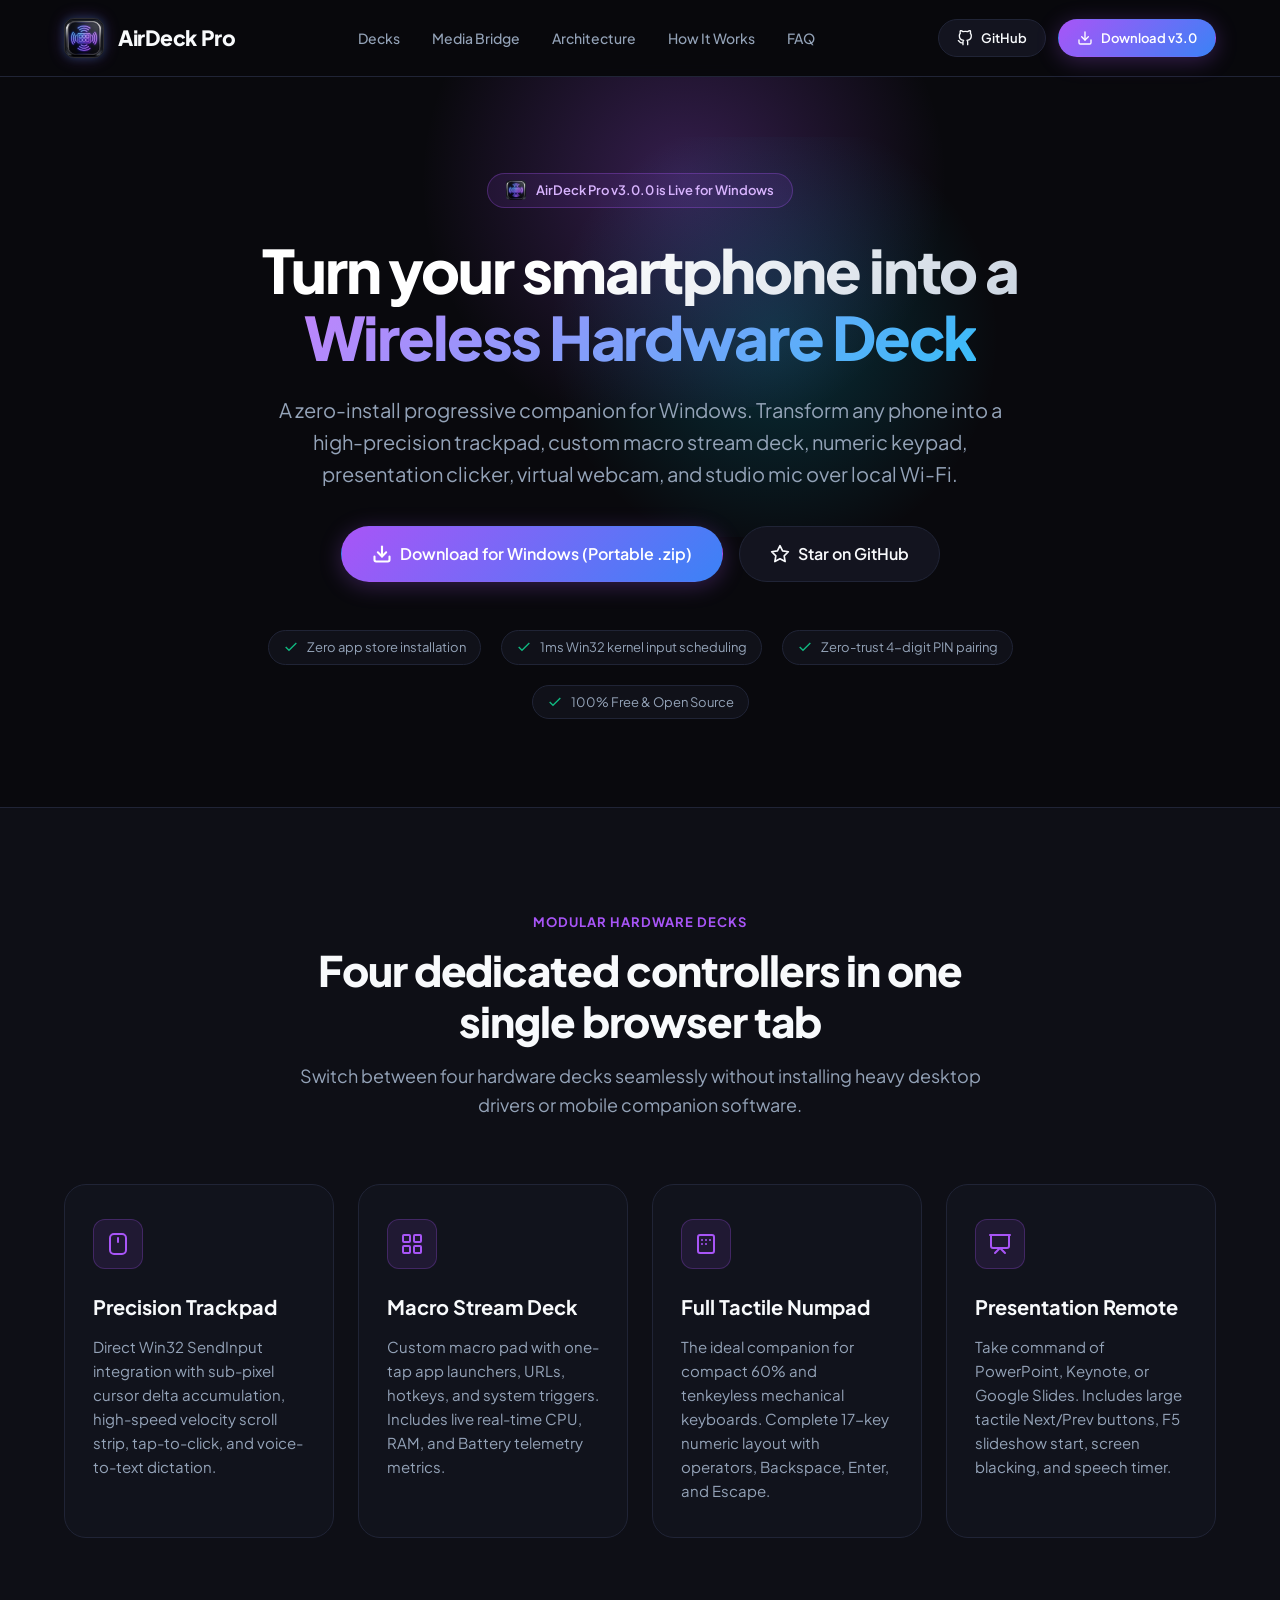
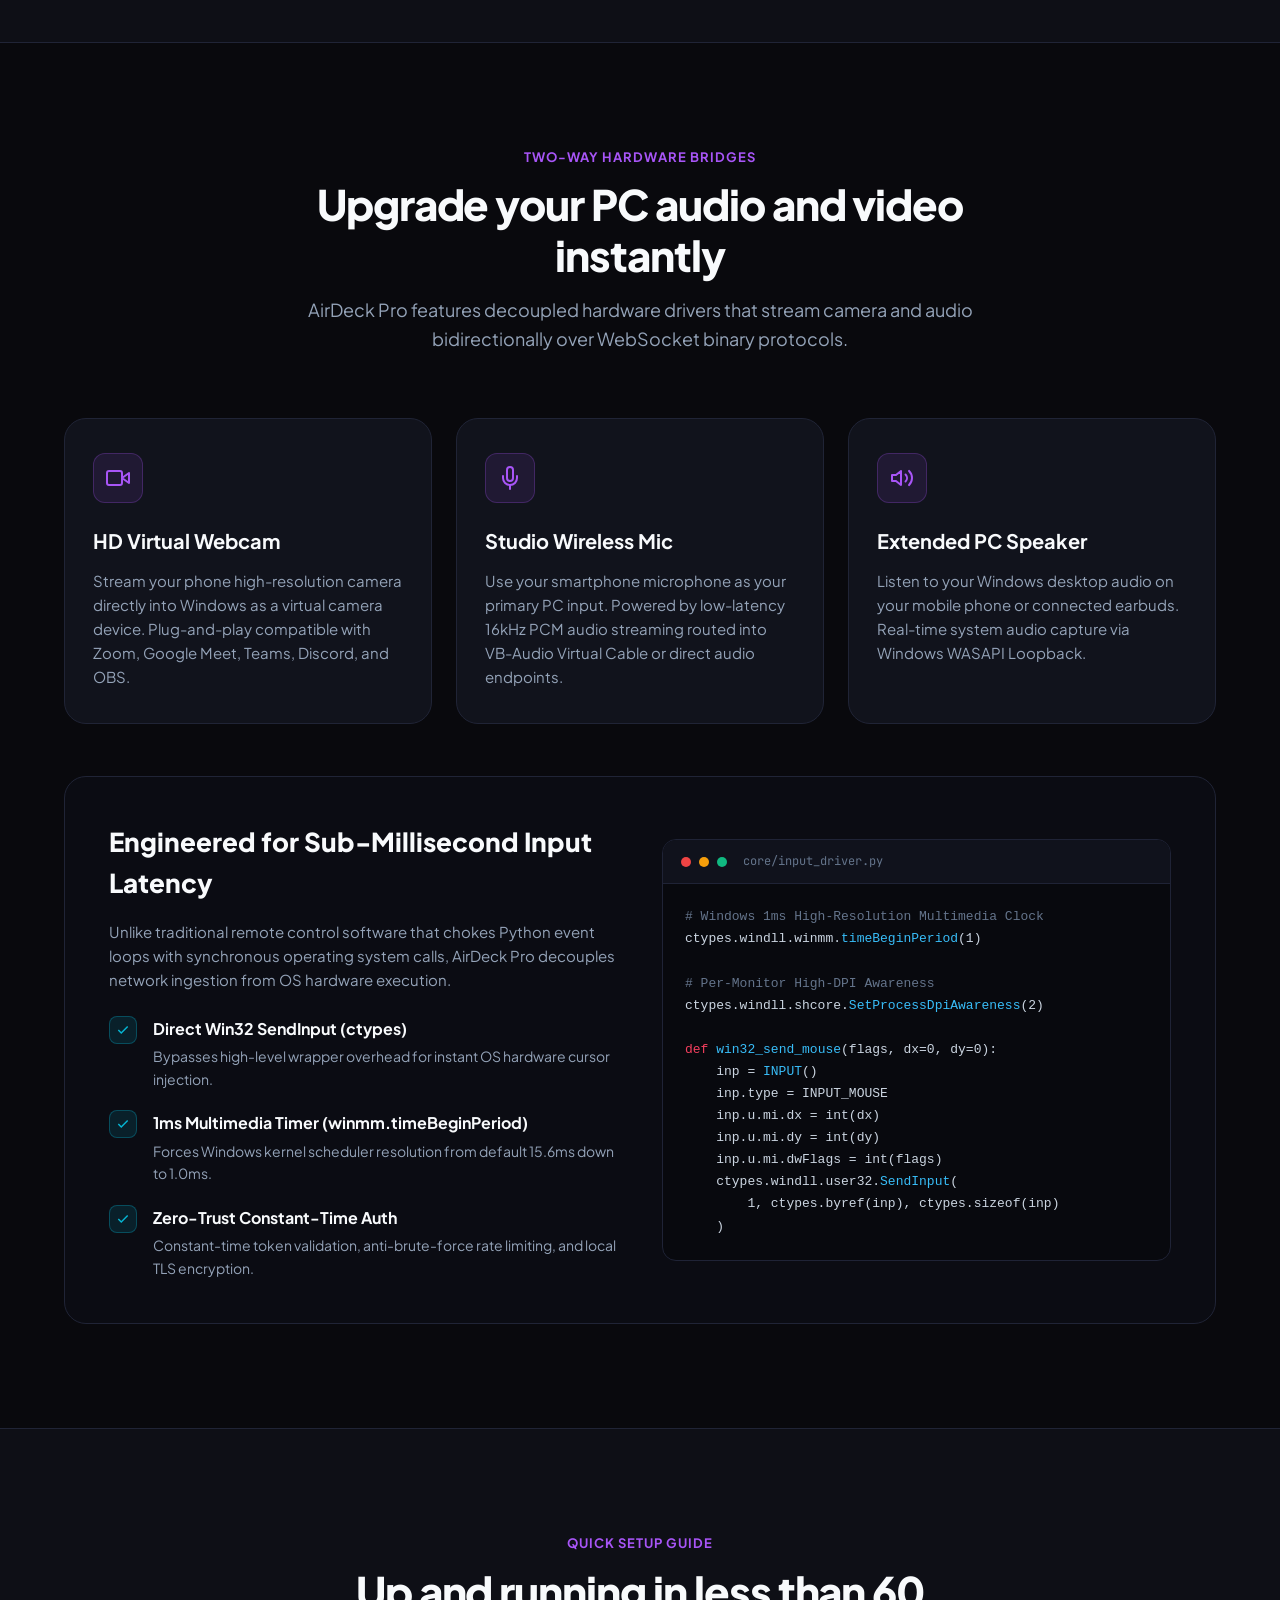
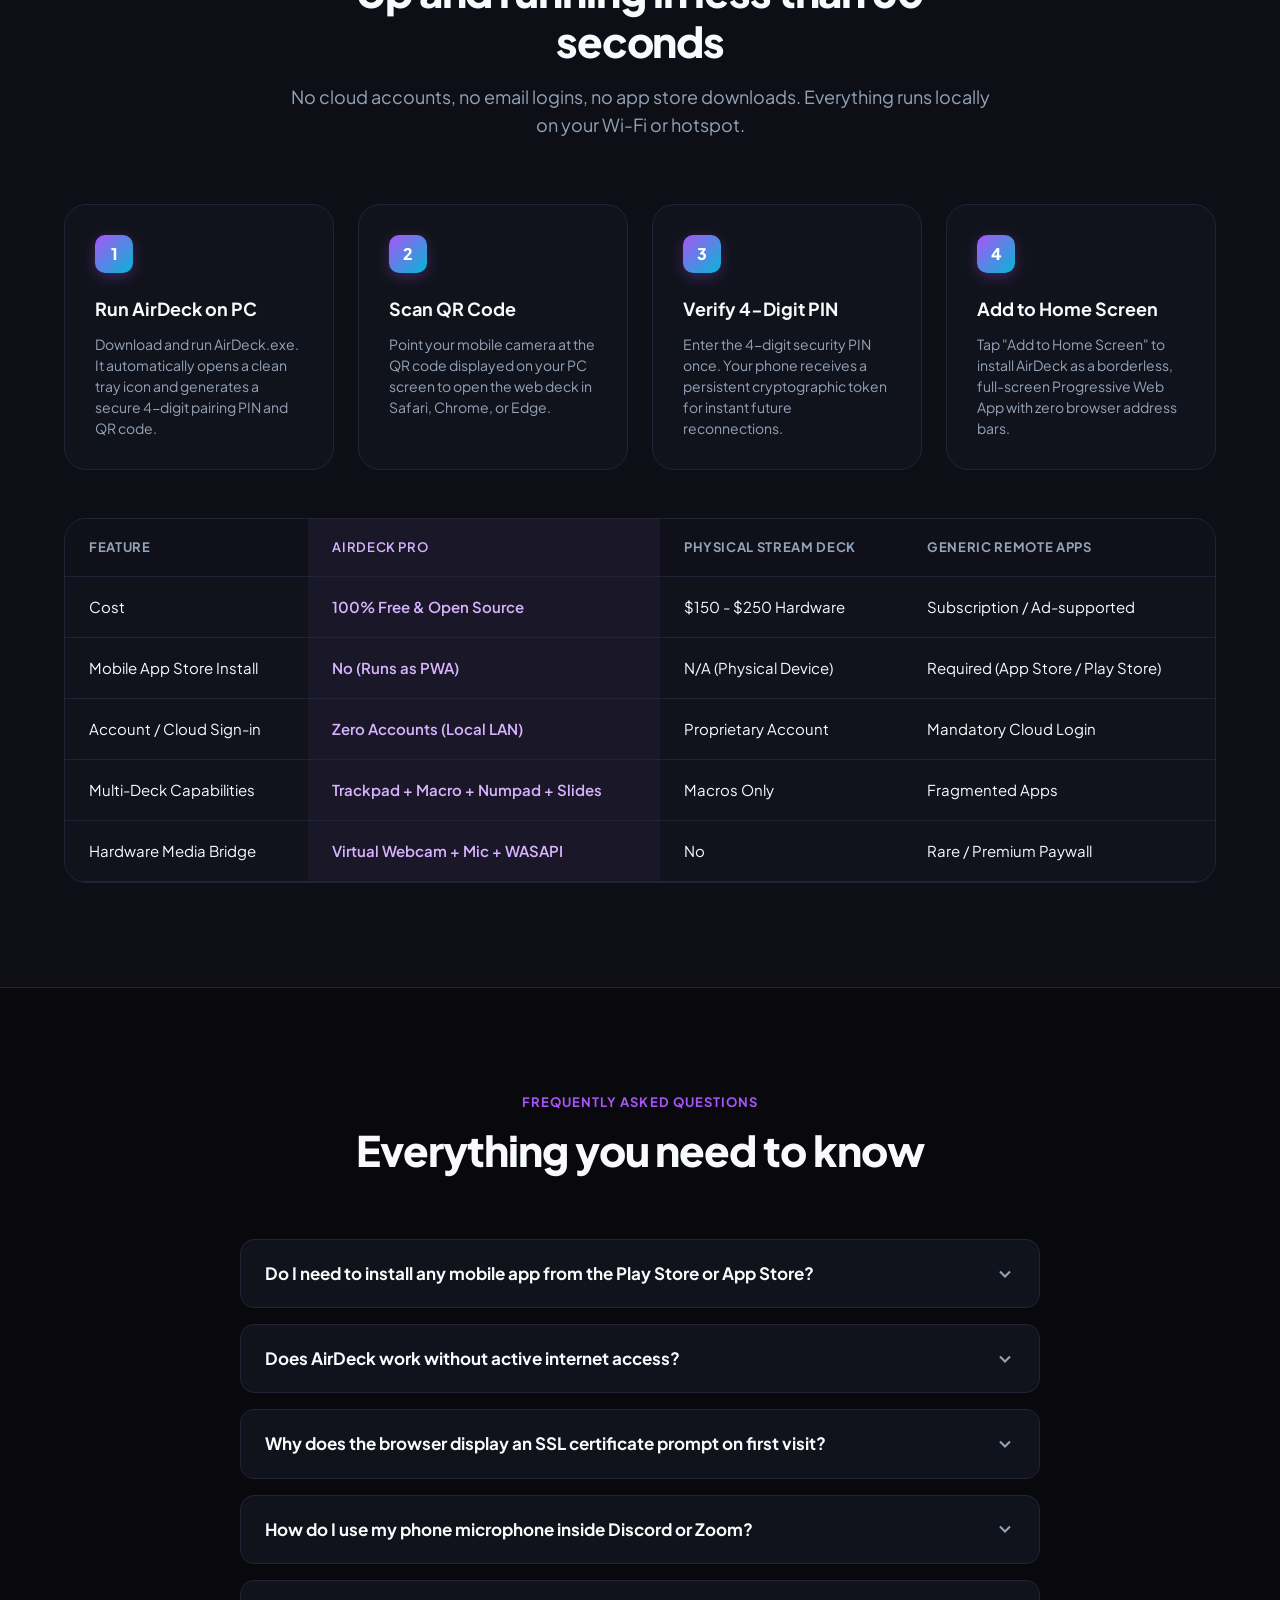
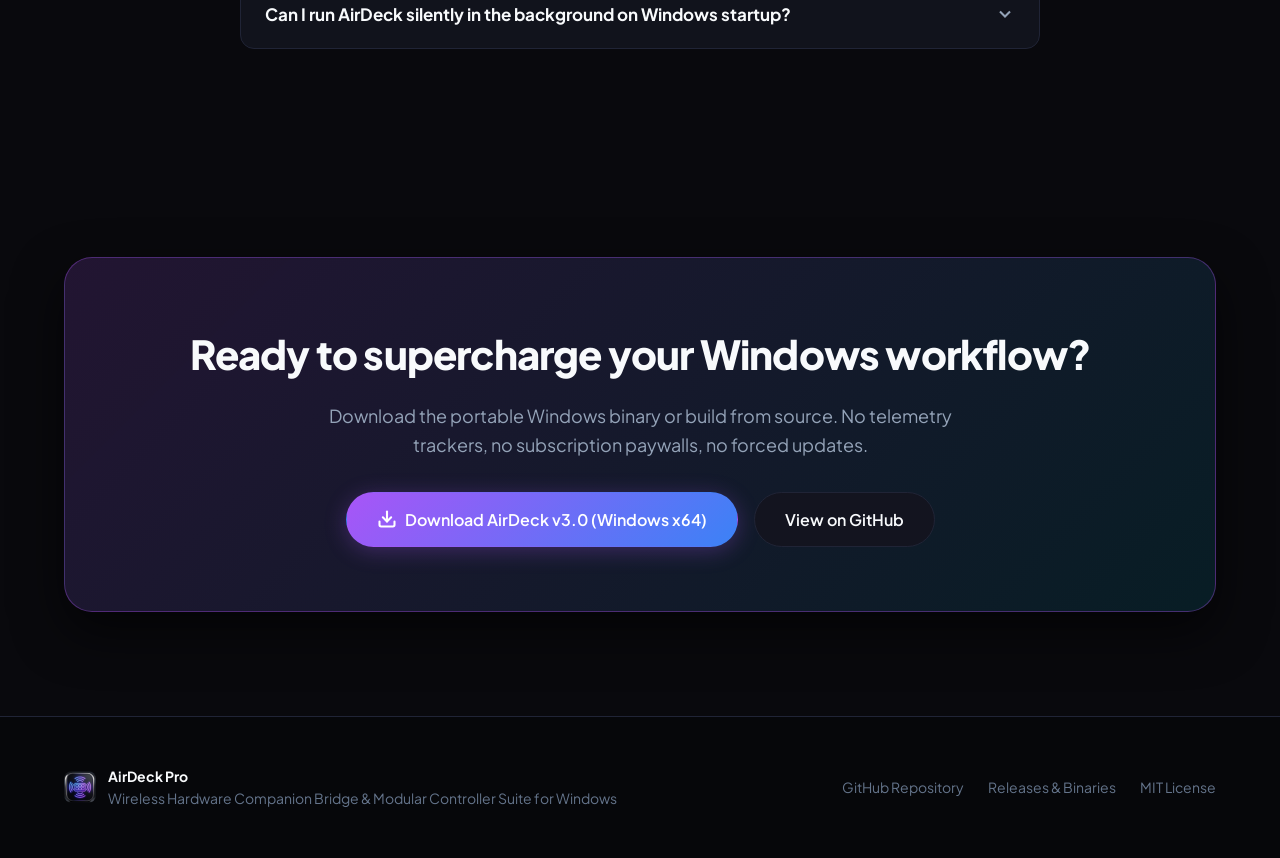
<file: docs/index.html>
<!DOCTYPE html>
<html lang="en">
<head>
  <meta charset="UTF-8">
  <meta name="viewport" content="width=device-width, initial-scale=1.0, maximum-scale=1.0, user-scalable=no, viewport-fit=cover">
  <title>AirDeck Pro - Wireless Hardware Companion Suite for Windows</title>
  <meta name="description" content="Turn any smartphone into an ultra-low-latency wireless trackpad, macro stream deck, numeric keypad, presentation remote, virtual webcam, and microphone for Windows PCs without installing any mobile app.">
  <meta name="keywords" content="stream deck, virtual webcam, trackpad, touchpad, remote control, pwa, windows utility, wireless controller, numpad, presentation clicker, wasapi loopback">
  
  <!-- Favicon using official AirDeck icon -->
  <link rel="icon" type="image/png" sizes="64x64" href="favicon.png">
  <link rel="apple-touch-icon" sizes="192x192" href="apple-touch-icon.png">
  
  <!-- Fonts -->
  <link rel="preconnect" href="https://fonts.googleapis.com">
  <link rel="preconnect" href="https://fonts.gstatic.com" crossorigin>
  <link href="https://fonts.googleapis.com/css2?family=Plus+Jakarta+Sans:wght@400;500;600;700;800&family=JetBrains+Mono:wght@400;500;600;700&display=swap" rel="stylesheet">
  
  <style>
    :root {
      /* Theme harmonized with official AirDeck neon squircle logo */
      --bg: #09090d;
      --bg-alt: #0e0f16;
      --surface: #13141f;
      --surface-hover: #1a1c2b;
      --surface-card: #11131c;
      --border: #202436;
      --border-focus: #373e5e;
      
      /* Neon Purple & Electric Cyan Accents from Logo */
      --neon-purple: #a855f7;
      --neon-purple-glow: rgba(168, 85, 247, 0.28);
      --neon-cyan: #06b6d4;
      --neon-cyan-glow: rgba(6, 182, 212, 0.22);
      --neon-blue: #3b82f6;
      --titanium: #94a3b8;
      
      --text: #f8fafc;
      --text-muted: #94a3b8;
      --text-dim: #64748b;
      --success: #10b981;
      --warning: #f59e0b;
      --danger: #ef4444;
      
      --radius-sm: 8px;
      --radius-md: 14px;
      --radius-lg: 22px;
      --radius-full: 9999px;
      
      --font: 'Plus Jakarta Sans', -apple-system, BlinkMacSystemFont, 'Segoe UI', Roboto, sans-serif;
      --font-mono: 'JetBrains Mono', monospace;
    }

    * {
      box-sizing: border-box;
      margin: 0;
      padding: 0;
      -webkit-tap-highlight-color: transparent;
    }

    html {
      scroll-behavior: smooth;
      width: 100%;
      max-width: 100%;
      overflow-x: hidden;
    }

    body {
      background-color: var(--bg);
      color: var(--text);
      font-family: var(--font);
      line-height: 1.6;
      width: 100%;
      max-width: 100%;
      overflow-x: hidden;
      position: relative;
      -webkit-font-smoothing: antialiased;
      -webkit-text-size-adjust: 100%;
    }

    .container {
      width: 100%;
      max-width: 1200px;
      margin: 0 auto;
      padding: 0 24px;
    }

    /* Navigation */
    .nav {
      position: sticky;
      top: 0;
      z-index: 100;
      backdrop-filter: blur(18px);
      -webkit-backdrop-filter: blur(18px);
      background: rgba(9, 9, 13, 0.85);
      border-bottom: 1px solid var(--border);
    }

    .nav-inner {
      display: flex;
      align-items: center;
      justify-content: space-between;
      height: 76px;
    }

    .brand {
      display: flex;
      align-items: center;
      gap: 14px;
      text-decoration: none;
      color: var(--text);
      font-weight: 800;
      font-size: 21px;
      letter-spacing: -0.02em;
    }

    .brand-logo {
      width: 40px;
      height: 40px;
      border-radius: 10px;
      object-fit: cover;
      box-shadow: 0 0 16px var(--neon-purple-glow), 0 0 8px var(--neon-cyan-glow);
      border: 1px solid rgba(255, 255, 255, 0.15);
    }

    .nav-links {
      display: flex;
      align-items: center;
      gap: 32px;
      list-style: none;
    }

    .nav-links a {
      color: var(--text-muted);
      text-decoration: none;
      font-size: 14px;
      font-weight: 500;
      transition: color 0.2s ease;
    }

    .nav-links a:hover {
      color: var(--text);
    }

    .nav-cta {
      display: flex;
      align-items: center;
      gap: 12px;
    }

    /* Buttons */
    .btn {
      display: inline-flex;
      align-items: center;
      justify-content: center;
      gap: 8px;
      padding: 10px 22px;
      font-size: 14px;
      font-weight: 600;
      border-radius: var(--radius-full);
      text-decoration: none;
      transition: all 0.2s ease;
      cursor: pointer;
      border: 1px solid transparent;
      white-space: nowrap;
    }

    .btn-sm {
      padding: 8px 18px;
      font-size: 13px;
    }

    .btn-lg {
      padding: 14px 30px;
      font-size: 16px;
    }

    .btn-primary {
      background: linear-gradient(135deg, var(--neon-purple), var(--neon-blue));
      color: #fff;
      box-shadow: 0 4px 22px var(--neon-purple-glow);
    }

    .btn-primary:hover {
      transform: translateY(-2px);
      box-shadow: 0 6px 28px rgba(168, 85, 247, 0.45);
      background: linear-gradient(135deg, #b86bfc, #4f8df9);
    }

    .btn-secondary {
      background: var(--surface);
      color: var(--text);
      border: 1px solid var(--border);
    }

    .btn-secondary:hover {
      background: var(--surface-hover);
      border-color: var(--border-focus);
      color: #fff;
    }

    /* Hero Section */
    .hero {
      position: relative;
      padding: 96px 0 88px;
      overflow: hidden;
    }

    .hero-glow-purple {
      position: absolute;
      top: -120px;
      left: 30%;
      width: 600px;
      height: 450px;
      background: radial-gradient(circle, var(--neon-purple-glow) 0%, transparent 70%);
      pointer-events: none;
      z-index: 0;
    }

    .hero-glow-cyan {
      position: absolute;
      top: 60px;
      right: 20%;
      width: 500px;
      height: 400px;
      background: radial-gradient(circle, var(--neon-cyan-glow) 0%, transparent 70%);
      pointer-events: none;
      z-index: 0;
    }

    .hero-content {
      position: relative;
      z-index: 1;
      text-align: center;
      max-width: 920px;
      margin: 0 auto;
    }

    .hero-badge-wrap {
      display: inline-flex;
      align-items: center;
      gap: 10px;
      background: rgba(168, 85, 247, 0.1);
      border: 1px solid rgba(168, 85, 247, 0.3);
      padding: 6px 18px;
      border-radius: var(--radius-full);
      margin-bottom: 28px;
    }

    .badge-icon-img {
      width: 20px;
      height: 20px;
      border-radius: 4px;
    }

    .badge-text {
      color: #d8b4fe;
      font-size: 13px;
      font-weight: 600;
    }

    .hero-title {
      font-size: 60px;
      font-weight: 800;
      line-height: 1.12;
      letter-spacing: -0.035em;
      margin-bottom: 24px;
    }

    .hero-title .title-white {
      background: linear-gradient(135deg, #ffffff 40%, #cbd5e1 100%);
      -webkit-background-clip: text;
      -webkit-text-fill-color: transparent;
    }

    .hero-title .gradient-text {
      background: linear-gradient(135deg, #c084fc 0%, #38bdf8 100%);
      -webkit-background-clip: text;
      -webkit-text-fill-color: transparent;
    }

    .hero-desc {
      font-size: 20px;
      color: var(--text-muted);
      max-width: 760px;
      margin: 0 auto 36px;
      line-height: 1.6;
    }

    .hero-actions {
      display: flex;
      align-items: center;
      justify-content: center;
      gap: 16px;
      flex-wrap: wrap;
      margin-bottom: 48px;
    }

    .hero-subtext {
      font-size: 13px;
      color: var(--text-dim);
      display: flex;
      align-items: center;
      justify-content: center;
      gap: 20px;
      flex-wrap: wrap;
    }

    .hero-subtext span {
      display: inline-flex;
      align-items: center;
      gap: 8px;
      background: rgba(19, 20, 31, 0.7);
      border: 1px solid var(--border);
      padding: 6px 14px;
      border-radius: var(--radius-full);
      color: var(--text-muted);
      font-size: 13px;
    }

    /* Section Styles */
    .section {
      padding: 104px 0;
      position: relative;
    }

    .section-alt {
      background: var(--bg-alt);
      border-top: 1px solid var(--border);
      border-bottom: 1px solid var(--border);
    }

    .section-header {
      text-align: center;
      max-width: 720px;
      margin: 0 auto 64px;
    }

    .section-tag {
      color: var(--neon-purple);
      font-size: 13px;
      font-weight: 700;
      letter-spacing: 0.08em;
      text-transform: uppercase;
      margin-bottom: 12px;
    }

    .section-title {
      font-size: 42px;
      font-weight: 800;
      letter-spacing: -0.025em;
      margin-bottom: 16px;
      line-height: 1.2;
    }

    .section-desc {
      font-size: 18px;
      color: var(--text-muted);
      line-height: 1.6;
    }

    /* Feature Grid */
    .grid-4 {
      display: grid;
      grid-template-columns: repeat(auto-fit, minmax(260px, 1fr));
      gap: 24px;
    }

    .grid-3 {
      display: grid;
      grid-template-columns: repeat(auto-fit, minmax(320px, 1fr));
      gap: 24px;
    }

    .card {
      background: var(--surface-card);
      border: 1px solid var(--border);
      border-radius: var(--radius-lg);
      padding: 34px 28px;
      transition: all 0.25s ease;
      position: relative;
    }

    .card:hover {
      transform: translateY(-4px);
      border-color: var(--border-focus);
      box-shadow: 0 16px 40px rgba(0, 0, 0, 0.45);
    }

    .card-icon {
      width: 50px;
      height: 50px;
      background: rgba(168, 85, 247, 0.1);
      border: 1px solid rgba(168, 85, 247, 0.25);
      border-radius: 12px;
      display: flex;
      align-items: center;
      justify-content: center;
      margin-bottom: 22px;
    }

    .card-icon svg {
      width: 24px;
      height: 24px;
      stroke: var(--neon-purple);
    }

    .card-title {
      font-size: 20px;
      font-weight: 700;
      margin-bottom: 12px;
      color: var(--text);
    }

    .card-desc {
      font-size: 15px;
      color: var(--text-muted);
      line-height: 1.6;
    }

    /* Architecture Box */
    .tech-box {
      background: #0b0c13;
      border: 1px solid var(--border);
      border-radius: var(--radius-lg);
      padding: 44px;
      margin-top: 52px;
    }

    .tech-grid {
      display: grid;
      grid-template-columns: 1fr 1fr;
      gap: 44px;
      align-items: center;
    }

    .tech-list {
      list-style: none;
      display: flex;
      flex-direction: column;
      gap: 20px;
    }

    .tech-item {
      display: flex;
      gap: 16px;
    }

    .tech-bullet {
      width: 28px;
      height: 28px;
      background: rgba(6, 182, 212, 0.12);
      border: 1px solid rgba(6, 182, 212, 0.3);
      border-radius: 8px;
      display: flex;
      align-items: center;
      justify-content: center;
      flex-shrink: 0;
    }

    .tech-bullet svg {
      width: 14px;
      height: 14px;
      stroke: var(--neon-cyan);
    }

    .tech-title {
      font-size: 16px;
      font-weight: 700;
      color: var(--text);
      margin-bottom: 4px;
    }

    .tech-desc {
      font-size: 14px;
      color: var(--text-muted);
    }

    .code-window {
      background: #08090e;
      border: 1px solid #1f2336;
      border-radius: 14px;
      overflow: hidden;
      font-family: var(--font-mono);
      font-size: 13px;
    }

    .code-header {
      background: #10121c;
      padding: 12px 18px;
      display: flex;
      align-items: center;
      gap: 8px;
      border-bottom: 1px solid #1f2336;
    }

    .code-dot {
      width: 10px;
      height: 10px;
      border-radius: 50%;
    }

    .code-dot-red { background: #ef4444; }
    .code-dot-yellow { background: #f59e0b; }
    .code-dot-green { background: #10b981; }

    .code-body {
      padding: 22px;
      line-height: 1.7;
      color: #cbd5e1;
      overflow-x: auto;
      -webkit-overflow-scrolling: touch;
    }

    .code-keyword { color: #f43f5e; }
    .code-func { color: #38bdf8; }
    .code-str { color: #34d399; }
    .code-comment { color: #64748b; }

    /* Steps */
    .steps-grid {
      display: grid;
      grid-template-columns: repeat(auto-fit, minmax(240px, 1fr));
      gap: 24px;
    }

    .step-card {
      background: var(--surface-card);
      border: 1px solid var(--border);
      border-radius: var(--radius-lg);
      padding: 30px;
    }

    .step-num {
      width: 38px;
      height: 38px;
      background: linear-gradient(135deg, var(--neon-purple), var(--neon-cyan));
      border-radius: 10px;
      display: flex;
      align-items: center;
      justify-content: center;
      font-weight: 800;
      font-size: 16px;
      color: #fff;
      margin-bottom: 22px;
      box-shadow: 0 4px 14px var(--neon-purple-glow);
    }

    .step-title {
      font-size: 18px;
      font-weight: 700;
      margin-bottom: 10px;
    }

    .step-desc {
      font-size: 14px;
      color: var(--text-muted);
      line-height: 1.5;
    }

    /* Comparison Table */
    .table-wrap {
      display: block;
      width: 100%;
      max-width: 100%;
      overflow-x: auto;
      -webkit-overflow-scrolling: touch;
      margin-top: 48px;
      border: 1px solid var(--border);
      border-radius: var(--radius-lg);
      background: var(--surface-card);
      box-sizing: border-box;
    }

    table {
      width: 100%;
      min-width: 620px;
      border-collapse: collapse;
      text-align: left;
      font-size: 15px;
    }

    th, td {
      padding: 18px 24px;
      border-bottom: 1px solid var(--border);
    }

    th {
      background: #0f1019;
      color: var(--text-muted);
      font-size: 13px;
      font-weight: 700;
      text-transform: uppercase;
      letter-spacing: 0.05em;
    }

    td {
      color: var(--text);
    }

    .highlight-col {
      background: rgba(168, 85, 247, 0.06);
      color: #d8b4fe;
      font-weight: 600;
    }

    /* FAQ */
    .faq-list {
      max-width: 800px;
      margin: 0 auto;
      display: flex;
      flex-direction: column;
      gap: 16px;
    }

    .faq-item {
      background: var(--surface-card);
      border: 1px solid var(--border);
      border-radius: var(--radius-md);
      overflow: hidden;
      transition: border-color 0.2s ease;
    }

    .faq-item.open {
      border-color: var(--neon-purple);
    }

    .faq-question {
      padding: 20px 24px;
      display: flex;
      align-items: center;
      justify-content: space-between;
      cursor: pointer;
      font-weight: 700;
      font-size: 17px;
      user-select: none;
    }

    .faq-icon {
      width: 20px;
      height: 20px;
      stroke: var(--text-muted);
      transition: transform 0.2s ease;
      flex-shrink: 0;
      margin-left: 12px;
    }

    .faq-item.open .faq-icon {
      transform: rotate(180deg);
      stroke: var(--neon-purple);
    }

    .faq-answer {
      padding: 0 24px 20px;
      color: var(--text-muted);
      font-size: 15px;
      line-height: 1.6;
      display: none;
    }

    .faq-item.open .faq-answer {
      display: block;
    }

    /* CTA Section */
    .cta-box {
      background: linear-gradient(135deg, rgba(168, 85, 247, 0.16) 0%, rgba(6, 182, 212, 0.12) 100%);
      border: 1px solid rgba(168, 85, 247, 0.35);
      border-radius: 28px;
      padding: 64px 32px;
      text-align: center;
      box-shadow: 0 20px 50px rgba(0, 0, 0, 0.6);
    }

    .cta-title {
      font-size: 40px;
      font-weight: 800;
      margin-bottom: 16px;
      letter-spacing: -0.02em;
    }

    .cta-desc {
      font-size: 18px;
      color: var(--text-muted);
      max-width: 640px;
      margin: 0 auto 32px;
    }

    /* Footer */
    .footer {
      border-top: 1px solid var(--border);
      padding: 48px 0;
      background: #06070a;
      font-size: 14px;
      color: var(--text-dim);
    }

    .footer-inner {
      display: flex;
      align-items: center;
      justify-content: space-between;
      flex-wrap: wrap;
      gap: 20px;
    }

    .footer-brand {
      display: flex;
      align-items: center;
      gap: 12px;
    }

    .footer-logo {
      width: 32px;
      height: 32px;
      border-radius: 8px;
    }

    .footer-links {
      display: flex;
      gap: 24px;
      list-style: none;
    }

    .footer-links a {
      color: var(--text-dim);
      text-decoration: none;
      transition: color 0.2s ease;
    }

    .footer-links a:hover {
      color: var(--text);
    }

    /* Mobile First & Responsive Design */
    @media (max-width: 768px) {
      .container {
        padding: 0 16px;
        max-width: 100%;
        box-sizing: border-box;
      }
      .nav-inner {
        height: 62px;
      }
      .brand {
        font-size: 17px;
        gap: 10px;
      }
      .brand-logo {
        width: 32px;
        height: 32px;
      }
      .nav-links {
        display: none;
      }
      .nav-cta .nav-btn-download {
        display: none !important;
      }
      .nav-cta .nav-btn-github {
        display: inline-flex !important;
        padding: 7px 15px;
        font-size: 13px;
        background: rgba(168, 85, 247, 0.12);
        border: 1px solid rgba(168, 85, 247, 0.4);
        color: #f8fafc;
        border-radius: var(--radius-full);
      }
      .nav-cta .nav-btn-github:hover {
        background: rgba(168, 85, 247, 0.22);
      }
      .hero {
        padding: 44px 0 52px;
        overflow: hidden;
      }
      .hero-glow-purple {
        top: -40px;
        left: 50%;
        right: auto;
        transform: translateX(-50%);
        width: 240px;
        height: 240px;
      }
      .hero-glow-cyan {
        top: 60px;
        left: 50%;
        right: auto;
        transform: translateX(-50%);
        width: 200px;
        height: 200px;
      }
      .hero-badge-wrap {
        padding: 5px 12px;
        margin-bottom: 18px;
        max-width: 100%;
      }
      .badge-text {
        font-size: 12px;
      }
      .hero-title {
        font-size: 30px;
        line-height: 1.18;
        margin-bottom: 16px;
        word-break: break-word;
      }
      .hero-desc {
        font-size: 15px;
        margin-bottom: 26px;
        line-height: 1.55;
      }
      .hero-actions {
        flex-direction: column;
        width: 100%;
        gap: 12px;
        margin-bottom: 36px;
      }
      .hero-actions .btn {
        width: 100%;
        padding: 13px 20px;
        font-size: 15px;
      }
      .hero-subtext {
        flex-direction: column;
        width: 100%;
        gap: 8px;
        align-items: stretch;
      }
      .hero-subtext span {
        width: 100%;
        font-size: 13px;
        justify-content: flex-start;
        padding: 8px 14px;
      }
      .section {
        padding: 68px 0;
      }
      .section-header {
        margin-bottom: 40px;
      }
      .section-title {
        font-size: 28px;
      }
      .section-desc {
        font-size: 15px;
      }
      .grid-4, .grid-3 {
        grid-template-columns: 1fr;
        gap: 16px;
      }
      .card {
        padding: 24px 20px;
      }
      .card-icon {
        width: 44px;
        height: 44px;
        margin-bottom: 16px;
      }
      .card-title {
        font-size: 18px;
      }
      .card-desc {
        font-size: 14px;
      }
      .tech-box {
        padding: 24px 18px;
        margin-top: 36px;
      }
      .tech-grid {
        grid-template-columns: 1fr;
        gap: 28px;
      }
      .code-body {
        padding: 16px;
        font-size: 11px;
      }
      .steps-grid {
        grid-template-columns: 1fr;
        gap: 16px;
      }
      .step-card {
        padding: 22px 18px;
      }
      .table-wrap {
        margin-top: 28px;
        width: 100%;
        max-width: 100%;
        overflow-x: auto;
        -webkit-overflow-scrolling: touch;
        display: block;
      }
      th, td {
        padding: 14px 16px;
        font-size: 13px;
      }
      .faq-question {
        padding: 16px 18px;
        font-size: 15px;
      }
      .faq-answer {
        padding: 0 18px 16px;
        font-size: 14px;
      }
      .cta-box {
        padding: 40px 20px;
        border-radius: 20px;
      }
      .cta-title {
        font-size: 26px;
      }
      .cta-desc {
        font-size: 15px;
      }
      .footer {
        padding: 36px 0;
      }
      .footer-inner {
        flex-direction: column;
        gap: 20px;
        text-align: center;
      }
      .footer-brand {
        flex-direction: column;
      }
      .footer-links {
        flex-wrap: wrap;
        justify-content: center;
        gap: 16px;
      }
    }
  </style>
</head>
<body>

  <!-- Navigation -->
  <nav class="nav">
    <div class="container nav-inner">
      <a href="#" class="brand">
        <img src="airdeck_logo.png" alt="AirDeck Pro Logo" class="brand-logo">
        <span>AirDeck Pro</span>
      </a>

      <ul class="nav-links">
        <li><a href="#features">Decks</a></li>
        <li><a href="#media-bridge">Media Bridge</a></li>
        <li><a href="#architecture">Architecture</a></li>
        <li><a href="#how-it-works">How It Works</a></li>
        <li><a href="#faq">FAQ</a></li>
      </ul>

      <div class="nav-cta">
        <a href="https://github.com/BeginnerAman/AirDeck" class="btn btn-secondary btn-sm nav-btn-github" target="_blank" rel="noopener">
          <svg width="16" height="16" viewBox="0 0 24 24" fill="none" stroke="currentColor" stroke-width="2" stroke-linecap="round" stroke-linejoin="round">
            <path d="M9 19c-5 1.5-5-2.5-7-3m14 6v-3.87a3.37 3.37 0 0 0-.94-2.61c3.14-.35 6.44-1.54 6.44-7A5.44 5.44 0 0 0 20 4.77 5.07 5.07 0 0 0 19.91 1S18.73.65 16 2.48a13.38 13.38 0 0 0-7 0C6.27.65 5.09 1 5.09 1A5.07 5.07 0 0 0 5 4.77a5.44 5.44 0 0 0-1.5 3.78c0 5.42 3.3 6.61 6.44 7A3.37 3.37 0 0 0 9 18.13V22"/>
          </svg>
          <span>GitHub</span>
        </a>
        <a href="https://github.com/BeginnerAman/AirDeck/releases/download/v3.0.0/AirDeck-v3.0.0-windows-x64.zip" class="btn btn-primary btn-sm nav-btn-download">
          <svg width="16" height="16" viewBox="0 0 24 24" fill="none" stroke="currentColor" stroke-width="2" stroke-linecap="round" stroke-linejoin="round">
            <path d="M21 15v4a2 2 0 0 1-2 2H5a2 2 0 0 1-2-2v-4"/>
            <polyline points="7 10 12 15 17 10"/>
            <line x1="12" y1="15" x2="12" y2="3"/>
          </svg>
          <span>Download v3.0</span>
        </a>
      </div>
    </div>
  </nav>

  <!-- Hero Section (Clean, Focused, No Mockup Boxes) -->
  <header class="hero">
    <div class="hero-glow-purple"></div>
    <div class="hero-glow-cyan"></div>
    <div class="container hero-content">
      
      <div class="hero-badge-wrap">
        <img src="airdeck_logo.png" alt="AirDeck Icon" class="badge-icon-img">
        <span class="badge-text">AirDeck Pro v3.0.0 is Live for Windows</span>
      </div>

      <h1 class="hero-title">
        <span class="title-white">Turn your smartphone into a</span><br>
        <span class="gradient-text">Wireless Hardware Deck</span>
      </h1>
      
      <p class="hero-desc">
        A zero-install progressive companion for Windows. Transform any phone into a high-precision trackpad, custom macro stream deck, numeric keypad, presentation clicker, virtual webcam, and studio mic over local Wi-Fi.
      </p>

      <div class="hero-actions">
        <a href="https://github.com/BeginnerAman/AirDeck/releases/download/v3.0.0/AirDeck-v3.0.0-windows-x64.zip" class="btn btn-primary btn-lg">
          <svg width="20" height="20" viewBox="0 0 24 24" fill="none" stroke="currentColor" stroke-width="2.5" stroke-linecap="round" stroke-linejoin="round">
            <path d="M21 15v4a2 2 0 0 1-2 2H5a2 2 0 0 1-2-2v-4"/>
            <polyline points="7 10 12 15 17 10"/>
            <line x1="12" y1="15" x2="12" y2="3"/>
          </svg>
          Download for Windows (Portable .zip)
        </a>
        <a href="https://github.com/BeginnerAman/AirDeck" class="btn btn-secondary btn-lg" target="_blank" rel="noopener">
          <svg width="20" height="20" viewBox="0 0 24 24" fill="none" stroke="currentColor" stroke-width="2" stroke-linecap="round" stroke-linejoin="round">
            <polygon points="12 2 15.09 8.26 22 9.27 17 14.14 18.18 21.02 12 17.77 5.82 21.02 7 14.14 2 9.27 8.91 8.26 12 2"/>
          </svg>
          Star on GitHub
        </a>
      </div>

      <div class="hero-subtext">
        <span>
          <svg width="16" height="16" viewBox="0 0 24 24" fill="none" stroke="var(--success)" stroke-width="2"><polyline points="20 6 9 17 4 12"/></svg>
          Zero app store installation
        </span>
        <span>
          <svg width="16" height="16" viewBox="0 0 24 24" fill="none" stroke="var(--success)" stroke-width="2"><polyline points="20 6 9 17 4 12"/></svg>
          1ms Win32 kernel input scheduling
        </span>
        <span>
          <svg width="16" height="16" viewBox="0 0 24 24" fill="none" stroke="var(--success)" stroke-width="2"><polyline points="20 6 9 17 4 12"/></svg>
          Zero-trust 4-digit PIN pairing
        </span>
        <span>
          <svg width="16" height="16" viewBox="0 0 24 24" fill="none" stroke="var(--success)" stroke-width="2"><polyline points="20 6 9 17 4 12"/></svg>
          100% Free & Open Source
        </span>
      </div>

    </div>
  </header>

  <!-- 4-in-1 Modular Decks Section -->
  <section class="section section-alt" id="features">
    <div class="container">
      <div class="section-header">
        <div class="section-tag">Modular Hardware Decks</div>
        <h2 class="section-title">Four dedicated controllers in one single browser tab</h2>
        <p class="section-desc">
          Switch between four hardware decks seamlessly without installing heavy desktop drivers or mobile companion software.
        </p>
      </div>

      <div class="grid-4">
        <div class="card">
          <div class="card-icon">
            <svg viewBox="0 0 24 24" fill="none" stroke-width="2" stroke-linecap="round" stroke-linejoin="round">
              <rect x="4" y="2" width="16" height="20" rx="4"/>
              <line x1="12" y1="6" x2="12" y2="10"/>
            </svg>
          </div>
          <h3 class="card-title">Precision Trackpad</h3>
          <p class="card-desc">
            Direct Win32 SendInput integration with sub-pixel cursor delta accumulation, high-speed velocity scroll strip, tap-to-click, and voice-to-text dictation.
          </p>
        </div>

        <div class="card">
          <div class="card-icon">
            <svg viewBox="0 0 24 24" fill="none" stroke-width="2" stroke-linecap="round" stroke-linejoin="round">
              <rect x="3" y="3" width="7" height="7" rx="1"/>
              <rect x="14" y="3" width="7" height="7" rx="1"/>
              <rect x="14" y="14" width="7" height="7" rx="1"/>
              <rect x="3" y="14" width="7" height="7" rx="1"/>
            </svg>
          </div>
          <h3 class="card-title">Macro Stream Deck</h3>
          <p class="card-desc">
            Custom macro pad with one-tap app launchers, URLs, hotkeys, and system triggers. Includes live real-time CPU, RAM, and Battery telemetry metrics.
          </p>
        </div>

        <div class="card">
          <div class="card-icon">
            <svg viewBox="0 0 24 24" fill="none" stroke-width="2" stroke-linecap="round" stroke-linejoin="round">
              <rect x="4" y="3" width="16" height="18" rx="2"/>
              <line x1="8" y1="8" x2="8.01" y2="8"/>
              <line x1="12" y1="8" x2="12.01" y2="8"/>
              <line x1="16" y1="8" x2="16.01" y2="8"/>
              <line x1="8" y1="12" x2="8.01" y2="12"/>
              <line x1="12" y1="12" x2="12.01" y2="12"/>
            </svg>
          </div>
          <h3 class="card-title">Full Tactile Numpad</h3>
          <p class="card-desc">
            The ideal companion for compact 60% and tenkeyless mechanical keyboards. Complete 17-key numeric layout with operators, Backspace, Enter, and Escape.
          </p>
        </div>

        <div class="card">
          <div class="card-icon">
            <svg viewBox="0 0 24 24" fill="none" stroke-width="2" stroke-linecap="round" stroke-linejoin="round">
              <path d="M2 3h20"/>
              <path d="M21 3v11a2 2 0 0 1-2 2H5a2 2 0 0 1-2-2V3"/>
              <path d="m7 21 5-5 5 5"/>
            </svg>
          </div>
          <h3 class="card-title">Presentation Remote</h3>
          <p class="card-desc">
            Take command of PowerPoint, Keynote, or Google Slides. Includes large tactile Next/Prev buttons, F5 slideshow start, screen blacking, and speech timer.
          </p>
        </div>
      </div>
    </div>
  </section>

  <!-- Hardware Media Bridge -->
  <section class="section" id="media-bridge">
    <div class="container">
      <div class="section-header">
        <div class="section-tag">Two-Way Hardware Bridges</div>
        <h2 class="section-title">Upgrade your PC audio and video instantly</h2>
        <p class="section-desc">
          AirDeck Pro features decoupled hardware drivers that stream camera and audio bidirectionally over WebSocket binary protocols.
        </p>
      </div>

      <div class="grid-3">
        <div class="card">
          <div class="card-icon">
            <svg viewBox="0 0 24 24" fill="none" stroke-width="2" stroke-linecap="round" stroke-linejoin="round">
              <path d="M23 7l-7 5 7 5V7z"/>
              <rect x="1" y="5" width="15" height="14" rx="2" ry="2"/>
            </svg>
          </div>
          <h3 class="card-title">HD Virtual Webcam</h3>
          <p class="card-desc">
            Stream your phone high-resolution camera directly into Windows as a virtual camera device. Plug-and-play compatible with Zoom, Google Meet, Teams, Discord, and OBS.
          </p>
        </div>

        <div class="card">
          <div class="card-icon">
            <svg viewBox="0 0 24 24" fill="none" stroke-width="2" stroke-linecap="round" stroke-linejoin="round">
              <path d="M12 1a3 3 0 0 0-3 3v8a3 3 0 0 0 6 0V4a3 3 0 0 0-3-3z"/>
              <path d="M19 10v2a7 7 0 0 1-14 0v-2"/>
              <line x1="12" y1="19" x2="12" y2="23"/>
            </svg>
          </div>
          <h3 class="card-title">Studio Wireless Mic</h3>
          <p class="card-desc">
            Use your smartphone microphone as your primary PC input. Powered by low-latency 16kHz PCM audio streaming routed into VB-Audio Virtual Cable or direct audio endpoints.
          </p>
        </div>

        <div class="card">
          <div class="card-icon">
            <svg viewBox="0 0 24 24" fill="none" stroke-width="2" stroke-linecap="round" stroke-linejoin="round">
              <polygon points="11 5 6 9 2 9 2 15 6 15 11 19 11 5"/>
              <path d="M19.07 4.93a10 10 0 0 1 0 14.14M15.54 8.46a5 5 0 0 1 0 7.07"/>
            </svg>
          </div>
          <h3 class="card-title">Extended PC Speaker</h3>
          <p class="card-desc">
            Listen to your Windows desktop audio on your mobile phone or connected earbuds. Real-time system audio capture via Windows WASAPI Loopback.
          </p>
        </div>
      </div>

      <!-- Architecture Deep Dive Box -->
      <div class="tech-box" id="architecture">
        <div class="tech-grid">
          <div>
            <h3 style="font-size: 26px; font-weight: 800; margin-bottom: 16px;">Engineered for Sub-Millisecond Input Latency</h3>
            <p style="color: var(--text-muted); font-size: 15px; margin-bottom: 24px;">
              Unlike traditional remote control software that chokes Python event loops with synchronous operating system calls, AirDeck Pro decouples network ingestion from OS hardware execution.
            </p>
            <ul class="tech-list">
              <li class="tech-item">
                <div class="tech-bullet">
                  <svg viewBox="0 0 24 24" fill="none" stroke-width="2.5"><polyline points="20 6 9 17 4 12"/></svg>
                </div>
                <div>
                  <div class="tech-title">Direct Win32 SendInput (ctypes)</div>
                  <div class="tech-desc">Bypasses high-level wrapper overhead for instant OS hardware cursor injection.</div>
                </div>
              </li>
              <li class="tech-item">
                <div class="tech-bullet">
                  <svg viewBox="0 0 24 24" fill="none" stroke-width="2.5"><polyline points="20 6 9 17 4 12"/></svg>
                </div>
                <div>
                  <div class="tech-title">1ms Multimedia Timer (winmm.timeBeginPeriod)</div>
                  <div class="tech-desc">Forces Windows kernel scheduler resolution from default 15.6ms down to 1.0ms.</div>
                </div>
              </li>
              <li class="tech-item">
                <div class="tech-bullet">
                  <svg viewBox="0 0 24 24" fill="none" stroke-width="2.5"><polyline points="20 6 9 17 4 12"/></svg>
                </div>
                <div>
                  <div class="tech-title">Zero-Trust Constant-Time Auth</div>
                  <div class="tech-desc">Constant-time token validation, anti-brute-force rate limiting, and local TLS encryption.</div>
                </div>
              </li>
            </ul>
          </div>

          <div class="code-window">
            <div class="code-header">
              <div class="code-dot code-dot-red"></div>
              <div class="code-dot code-dot-yellow"></div>
              <div class="code-dot code-dot-green"></div>
              <span style="color: var(--text-dim); font-size: 12px; margin-left: 8px;">core/input_driver.py</span>
            </div>
            <pre class="code-body"><code><span class="code-comment"># Windows 1ms High-Resolution Multimedia Clock</span>
ctypes.windll.winmm.<span class="code-func">timeBeginPeriod</span>(1)

<span class="code-comment"># Per-Monitor High-DPI Awareness</span>
ctypes.windll.shcore.<span class="code-func">SetProcessDpiAwareness</span>(2)

<span class="code-keyword">def</span> <span class="code-func">win32_send_mouse</span>(flags, dx=0, dy=0):
    inp = <span class="code-func">INPUT</span>()
    inp.type = INPUT_MOUSE
    inp.u.mi.dx = int(dx)
    inp.u.mi.dy = int(dy)
    inp.u.mi.dwFlags = int(flags)
    ctypes.windll.user32.<span class="code-func">SendInput</span>(
        1, ctypes.byref(inp), ctypes.sizeof(inp)
    )</code></pre>
          </div>
        </div>
      </div>
    </div>
  </section>

  <!-- How It Works / Setup -->
  <section class="section section-alt" id="how-it-works">
    <div class="container">
      <div class="section-header">
        <div class="section-tag">Quick Setup Guide</div>
        <h2 class="section-title">Up and running in less than 60 seconds</h2>
        <p class="section-desc">
          No cloud accounts, no email logins, no app store downloads. Everything runs locally on your Wi-Fi or hotspot.
        </p>
      </div>

      <div class="steps-grid">
        <div class="step-card">
          <div class="step-num">1</div>
          <h3 class="step-title">Run AirDeck on PC</h3>
          <p class="step-desc">
            Download and run AirDeck.exe. It automatically opens a clean tray icon and generates a secure 4-digit pairing PIN and QR code.
          </p>
        </div>

        <div class="step-card">
          <div class="step-num">2</div>
          <h3 class="step-title">Scan QR Code</h3>
          <p class="step-desc">
            Point your mobile camera at the QR code displayed on your PC screen to open the web deck in Safari, Chrome, or Edge.
          </p>
        </div>

        <div class="step-card">
          <div class="step-num">3</div>
          <h3 class="step-title">Verify 4-Digit PIN</h3>
          <p class="step-desc">
            Enter the 4-digit security PIN once. Your phone receives a persistent cryptographic token for instant future reconnections.
          </p>
        </div>

        <div class="step-card">
          <div class="step-num">4</div>
          <h3 class="step-title">Add to Home Screen</h3>
          <p class="step-desc">
            Tap "Add to Home Screen" to install AirDeck as a borderless, full-screen Progressive Web App with zero browser address bars.
          </p>
        </div>
      </div>

      <!-- Comparison Table -->
      <div class="table-wrap">
        <table>
          <thead>
            <tr>
              <th>Feature</th>
              <th class="highlight-col">AirDeck Pro</th>
              <th>Physical Stream Deck</th>
              <th>Generic Remote Apps</th>
            </tr>
          </thead>
          <tbody>
            <tr>
              <td>Cost</td>
              <td class="highlight-col">100% Free & Open Source</td>
              <td>$150 - $250 Hardware</td>
              <td>Subscription / Ad-supported</td>
            </tr>
            <tr>
              <td>Mobile App Store Install</td>
              <td class="highlight-col">No (Runs as PWA)</td>
              <td>N/A (Physical Device)</td>
              <td>Required (App Store / Play Store)</td>
            </tr>
            <tr>
              <td>Account / Cloud Sign-in</td>
              <td class="highlight-col">Zero Accounts (Local LAN)</td>
              <td>Proprietary Account</td>
              <td>Mandatory Cloud Login</td>
            </tr>
            <tr>
              <td>Multi-Deck Capabilities</td>
              <td class="highlight-col">Trackpad + Macro + Numpad + Slides</td>
              <td>Macros Only</td>
              <td>Fragmented Apps</td>
            </tr>
            <tr>
              <td>Hardware Media Bridge</td>
              <td class="highlight-col">Virtual Webcam + Mic + WASAPI</td>
              <td>No</td>
              <td>Rare / Premium Paywall</td>
            </tr>
          </tbody>
        </table>
      </div>
    </div>
  </section>

  <!-- FAQ Section -->
  <section class="section" id="faq">
    <div class="container">
      <div class="section-header">
        <div class="section-tag">Frequently Asked Questions</div>
        <h2 class="section-title">Everything you need to know</h2>
      </div>

      <div class="faq-list">
        <div class="faq-item">
          <div class="faq-question" onclick="toggleFaq(this)">
            Do I need to install any mobile app from the Play Store or App Store?
            <svg class="faq-icon" viewBox="0 0 24 24" fill="none" stroke-width="2.5"><polyline points="6 9 12 15 18 9"/></svg>
          </div>
          <div class="faq-answer">
            No. AirDeck Pro works entirely through standard web browser protocols (WebSockets, WebRTC, Canvas, and Service Workers). You can use Chrome, Safari, Edge, or Samsung Internet, and optionally tap "Add to Home Screen" for a full-screen app experience.
          </div>
        </div>

        <div class="faq-item">
          <div class="faq-question" onclick="toggleFaq(this)">
            Does AirDeck work without active internet access?
            <svg class="faq-icon" viewBox="0 0 24 24" fill="none" stroke-width="2.5"><polyline points="6 9 12 15 18 9"/></svg>
          </div>
          <div class="faq-answer">
            Yes. AirDeck Pro communicates strictly over your local area network (LAN) or mobile hotspot. It requires zero cloud connectivity and works perfectly on flights, outdoors, or offline local networks.
          </div>
        </div>

        <div class="faq-item">
          <div class="faq-question" onclick="toggleFaq(this)">
            Why does the browser display an SSL certificate prompt on first visit?
            <svg class="faq-icon" viewBox="0 0 24 24" fill="none" stroke-width="2.5"><polyline points="6 9 12 15 18 9"/></svg>
          </div>
          <div class="faq-answer">
            Modern mobile browsers strictly require HTTPS to grant microphone and camera permissions. AirDeck generates a persistent self-signed root certificate for your local IP. You can bypass the warning with one tap ("Proceed to site") or install the certificate on your phone to permanently eliminate warnings.
          </div>
        </div>

        <div class="faq-item">
          <div class="faq-question" onclick="toggleFaq(this)">
            How do I use my phone microphone inside Discord or Zoom?
            <svg class="faq-icon" viewBox="0 0 24 24" fill="none" stroke-width="2.5"><polyline points="6 9 12 15 18 9"/></svg>
          </div>
          <div class="faq-answer">
            Install the free VB-Audio Virtual Cable on your Windows PC. When you toggle the Mic button on Deck 1, AirDeck pipes the phone audio into CABLE Input. In Discord or Zoom, simply select "CABLE Output" as your input microphone.
          </div>
        </div>

        <div class="faq-item">
          <div class="faq-question" onclick="toggleFaq(this)">
            Can I run AirDeck silently in the background on Windows startup?
            <svg class="faq-icon" viewBox="0 0 24 24" fill="none" stroke-width="2.5"><polyline points="6 9 12 15 18 9"/></svg>
          </div>
          <div class="faq-answer">
            Yes. AirDeck has built-in Windows System Tray integration. You can enable "Run on Windows Startup" directly inside the desktop Control Panel or via the Windows registry autostart manager.
          </div>
        </div>
      </div>
    </div>
  </section>

  <!-- CTA Box -->
  <section class="section">
    <div class="container">
      <div class="cta-box">
        <h2 class="cta-title">Ready to supercharge your Windows workflow?</h2>
        <p class="cta-desc">
          Download the portable Windows binary or build from source. No telemetry trackers, no subscription paywalls, no forced updates.
        </p>
        <div class="hero-actions" style="margin-bottom: 0;">
          <a href="https://github.com/BeginnerAman/AirDeck/releases/download/v3.0.0/AirDeck-v3.0.0-windows-x64.zip" class="btn btn-primary btn-lg">
            <svg width="20" height="20" viewBox="0 0 24 24" fill="none" stroke="currentColor" stroke-width="2.5" stroke-linecap="round" stroke-linejoin="round">
              <path d="M21 15v4a2 2 0 0 1-2 2H5a2 2 0 0 1-2-2v-4"/>
              <polyline points="7 10 12 15 17 10"/>
              <line x1="12" y1="15" x2="12" y2="3"/>
            </svg>
            Download AirDeck v3.0 (Windows x64)
          </a>
          <a href="https://github.com/BeginnerAman/AirDeck" class="btn btn-secondary btn-lg" target="_blank" rel="noopener">
            View on GitHub
          </a>
        </div>
      </div>
    </div>
  </section>

  <!-- Footer -->
  <footer class="footer">
    <div class="container footer-inner">
      <div class="footer-brand">
        <img src="airdeck_logo.png" alt="AirDeck Icon" class="footer-logo">
        <div>
          <p style="color: var(--text); font-weight: 700;">AirDeck Pro</p>
          <p>Wireless Hardware Companion Bridge & Modular Controller Suite for Windows</p>
        </div>
      </div>
      <ul class="footer-links">
        <li><a href="https://github.com/BeginnerAman/AirDeck" target="_blank" rel="noopener">GitHub Repository</a></li>
        <li><a href="https://github.com/BeginnerAman/AirDeck/releases" target="_blank" rel="noopener">Releases & Binaries</a></li>
        <li><a href="https://github.com/BeginnerAman/AirDeck/blob/main/LICENSE" target="_blank" rel="noopener">MIT License</a></li>
      </ul>
    </div>
  </footer>

  <!-- Interactive Logic -->
  <script>
    // FAQ Accordion
    function toggleFaq(el) {
      const parent = el.closest('.faq-item');
      if (parent) parent.classList.toggle('open');
    }
  </script>
</body>
</html>
</file>
